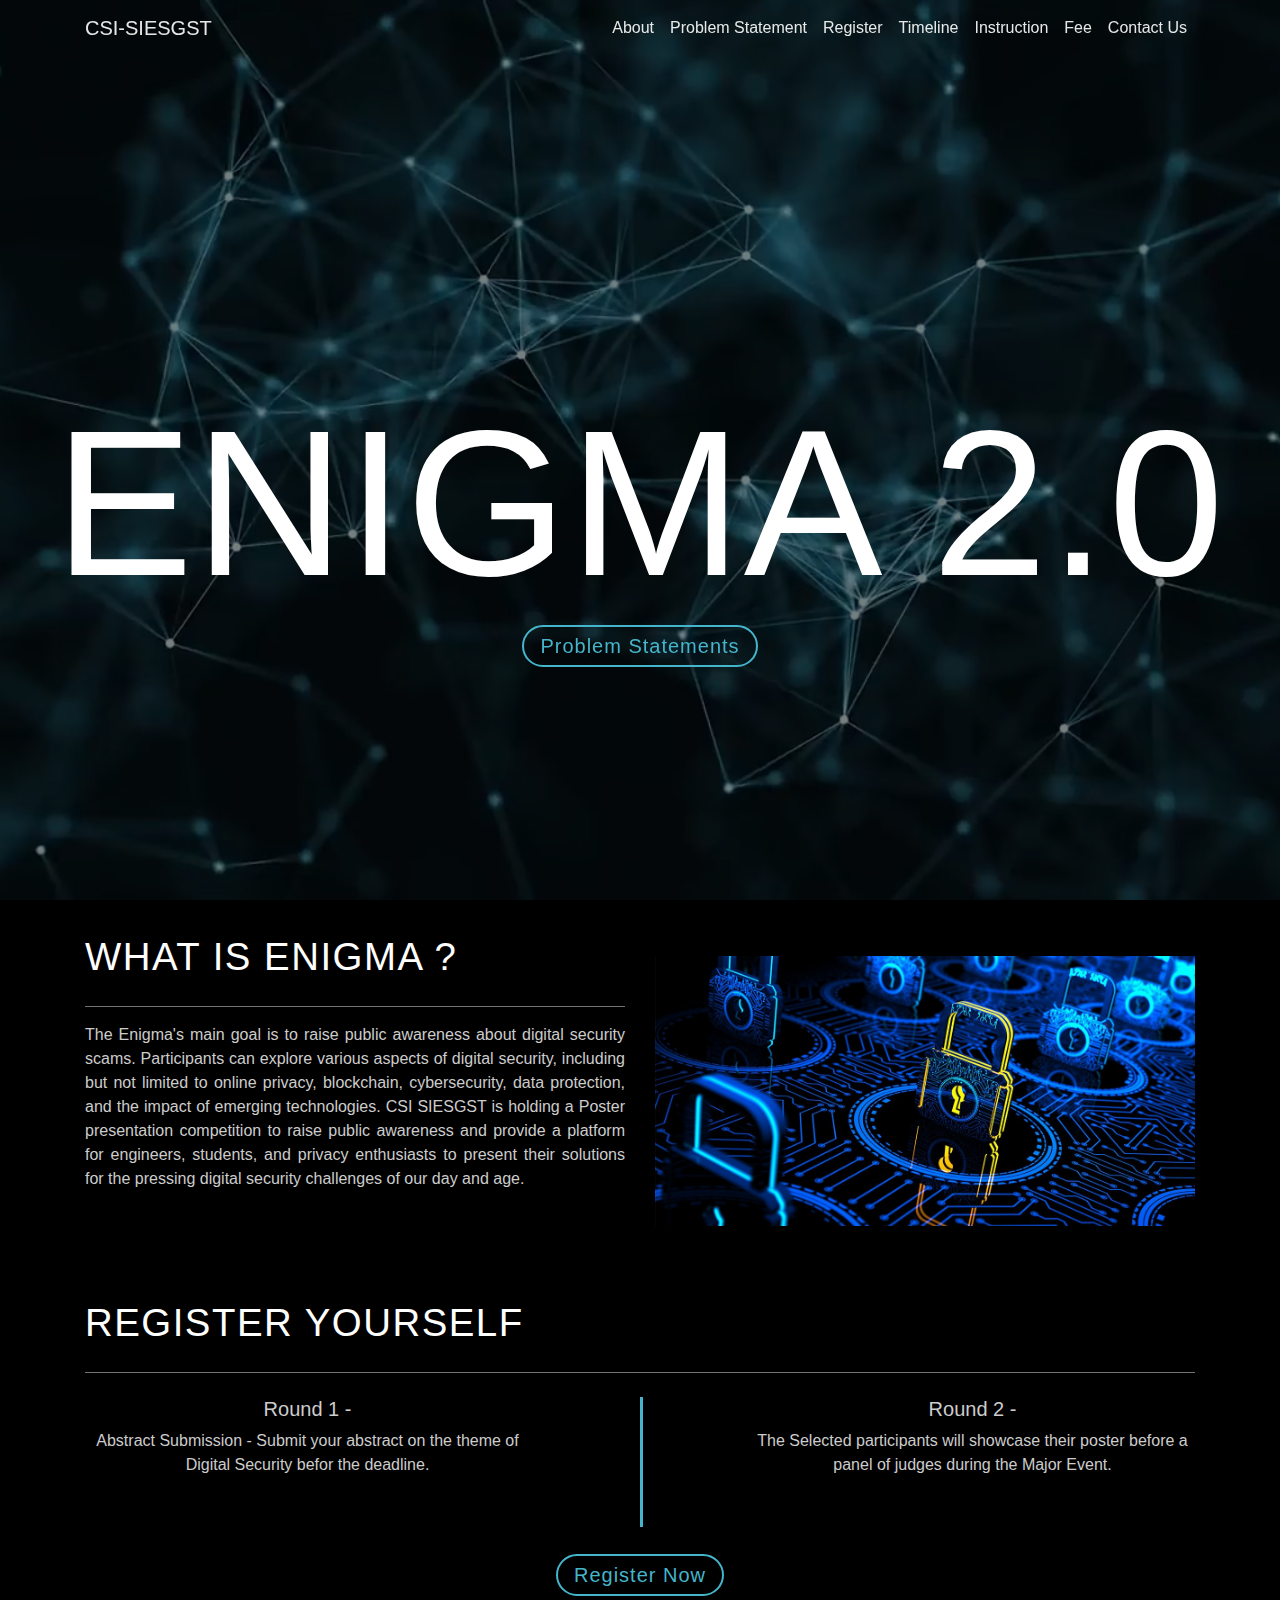
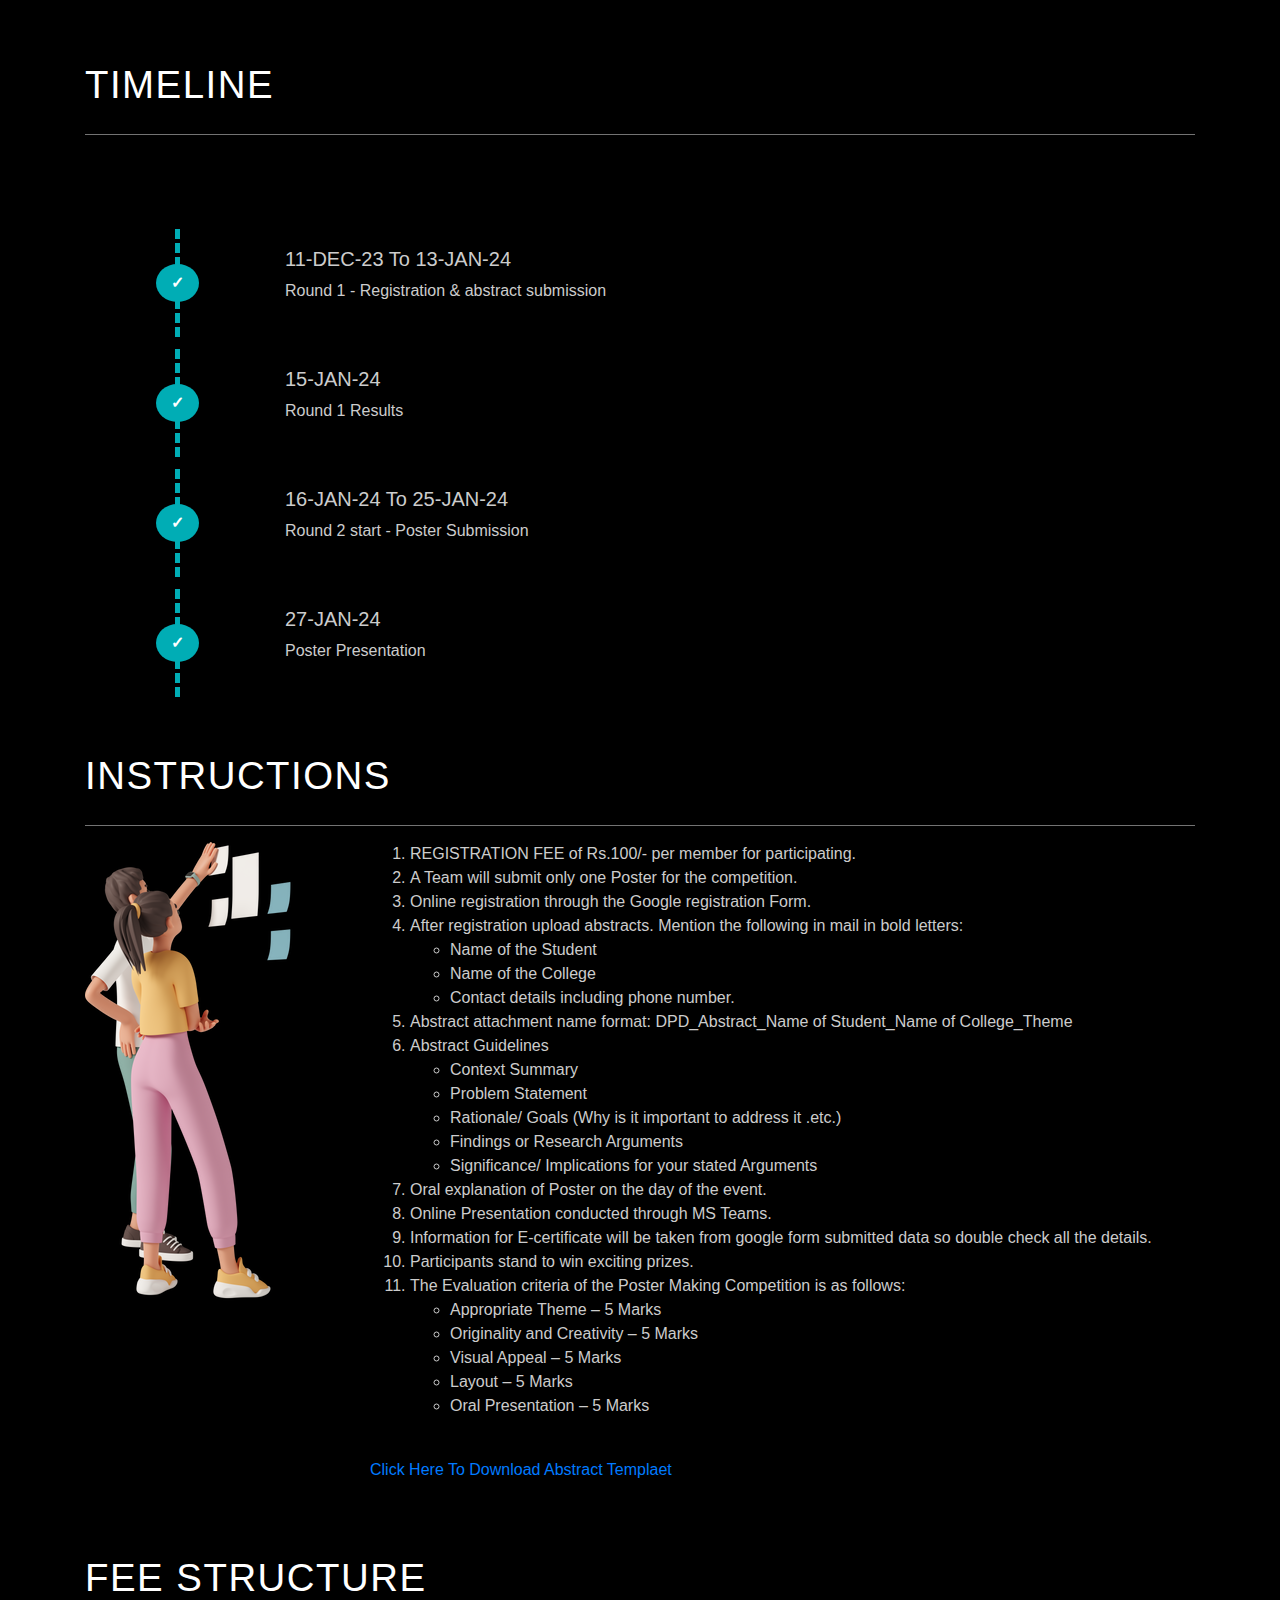
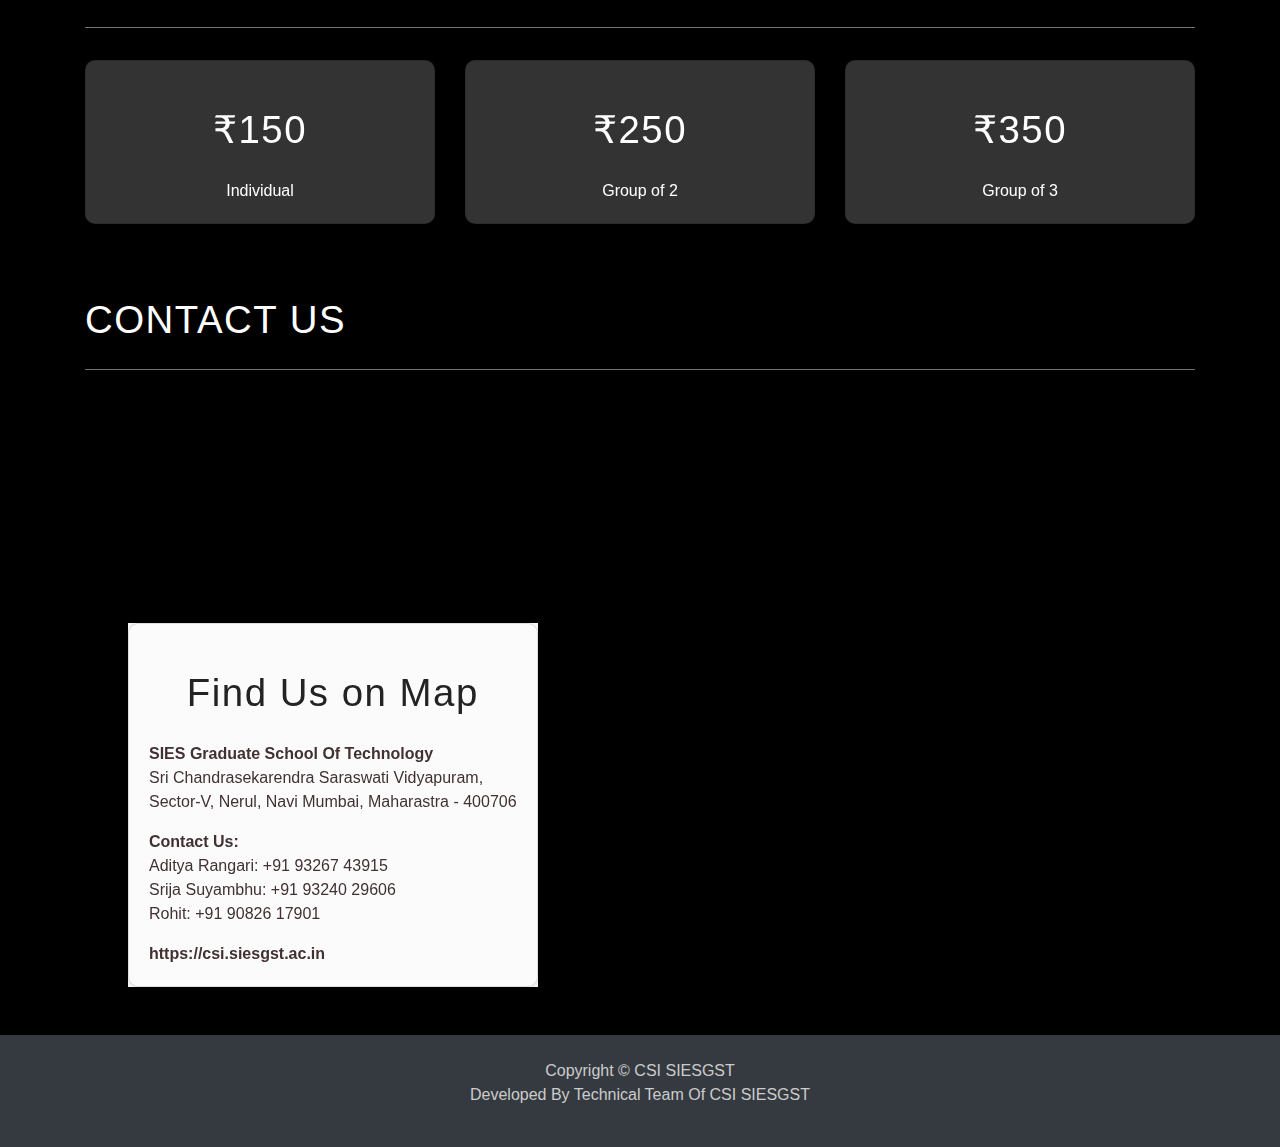
<file: index.html>
<!DOCTYPE html>
<html lang="en">
<head>
      <meta charset="UTF-8">
      <meta name="viewport" content="width=device-width, initial-scale=1.0">
      <meta http-equiv="X-UA-Compatible" content="ie=edge">
      <title>Enigma</title>
      <link rel="stylesheet" href="https://cdn.jsdelivr.net/npm/bootstrap@4.0.0/dist/css/bootstrap.min.css" integrity="sha384-Gn5384xqQ1aoWXA+058RXPxPg6fy4IWvTNh0E263XmFcJlSAwiGgFAW/dAiS6JXm" crossorigin="anonymous">

      <link href="https://fonts.googleapis.com/css?family=Oswald:700|PT+Sans&display=swap" rel="stylesheet">
      <link rel="stylesheet" href="https://cdnjs.cloudflare.com/ajax/libs/font-awesome/4.7.0/css/font-awesome.min.css">

      <link href="css/normalize.css" rel="stylesheet">
      <link href="css/style.css" rel="stylesheet">

</head>
<body  style="background-color:black">
      <div id="hero">
                  <div class="texture"></div>
                  <video
                  loop
                  muted
                  autoplay
                  preload="auto"
                  >
                        <source src="bgvideo.mp4" type="video/mp4">
                        Your browser does not support the video tag.  
                  </video>
                  <div class="caption">
                        <h1>ENIGMA 2.0</h1>
                        <div class="text-center">
                          <a href="problem.html" class="btn-lg btn-default" role="button" aria-pressed="true">Problem Statements</a>
                      </div>
                  </div>
      </div>


<nav class="navbar navbar-expand-sm fixed-top navbar-light">
  <div class="container">
      <a class="navbar-brand" href="#">CSI-SIESGST</a>
      <button class="navbar-toggler" type="button" data-toggle="collapse" data-target="#navbar1">
          <span > <i class="fa fa-navicon" style="color:#fff;"></i></span>
      </button>
      <div class="collapse navbar-collapse" id="navbar1">
          <ul class="navbar-nav ml-auto">
              <li class="nav-item active">
                  <a class="nav-link" href="#1" onclick="toggleNavbar()">About</a>
              </li>
              <li class="nav-item active">
                <a class="nav-link" href="problem.html" onclick="toggleNavbar()">Problem Statement</a>
              </li>
              <li class="nav-item active">
                  <a class="nav-link" href="#2" onclick="toggleNavbar()">Register</a>
              </li>
              <li class="nav-item active">
                  <a class="nav-link" href="#3" onclick="toggleNavbar()">Timeline</a>
              </li>
              <li class="nav-item active">
                  <a class="nav-link" href="#4" onclick="toggleNavbar()">Instruction</a>
              </li>
              <li class="nav-item active">
                  <a class="nav-link" href="#5" onclick="toggleNavbar()">Fee</a>
              </li>
              <li class="nav-item active">
                  <a class="nav-link" href="#6" onclick="toggleNavbar()">Contact Us</a>
              </li>
          </ul>
      </div>
  </div>
</nav>




<section id="1">
  <div class="container mt-2">
    <div class="row  ">
   
     <div id="first" class="col-md-6 ">
      <h1>WHAT IS ENIGMA ?</h1><hr color="#808080">
        <p>The Enigma's main goal is to raise public awareness about digital security scams. Participants can explore various aspects of digital security, including but not limited to online privacy, blockchain, cybersecurity, data protection, and the impact of emerging technologies. CSI SIESGST is holding a Poster presentation competition to raise public awareness and provide a platform for engineers, students, and privacy enthusiasts to present their solutions for the pressing digital security challenges of our day and age.</p>
     </div>
     <div id="second" class="col-md-6 mt-5">
      <picture>
        <img src="digital security.jpg" width = "100%" height = "100%">
      </picture>
     </div>
    </div>
   </div>
</section>





<section id="2">
      <div class="container pt-5" >
          <h1>REGISTER YOURSELF</h1><hr color="#808080">
          <div class="row pt-2">
              <div id="first" class="col-5 ">
                  <h5 style="text-align: center;">Round 1 - </h5>
                  <p style="text-align: center;">Abstract Submission - Submit your abstract on the theme of Digital Security befor the deadline.</p>
              </div>

              <div class="col-2 ">
                  <div class = "vertical"></div>  
              </div>
              <div id="second" class="col-5">
                  <h5 style="text-align: center;">Round 2 - </h5>
                  <p style="text-align: center;">The Selected participants will showcase their poster before a panel
                    of judges during the Major Event.</p>
              </div>

          </div>  <br><br><br>
          <div class="text-center">
          <a href="https://forms.gle/KcHWtDKkCGdrJqKBA" class="btn-lg btn-default" role="button" aria-pressed="true">Register Now</a>
      </div>
          <!--/row-->
      </div>
  </section>
  
  <section id="3">
      <div class="container pt-5">
          <h1>TIMELINE</h1><hr color="#808080">     
        
        <!--  <div id="content">
            <div class="card">
              <ul class="timeline">
            
                <li class="timeline__item" style="padding-top: 30px;">
                  <div class="timeline__step">
                    <div class="timeline__step__marker timeline__step__marker--blue"></div>
                  </div>
                  <div class="timeline__content">
                    <ul class="timeline__points">
                      <li>29-DEC-22 To 10-JAN-22</li>
                    </ul>
                    <div class="timeline__title">
                      Registration
                    </div>
                  </div>
                </li>
            
                <li class="timeline__item">
                  <div class="timeline__step">
                    <div class="timeline__step__marker timeline__step__marker--blue"></div>
                  </div>
                  <div class="timeline__content">
                    <ul class="timeline__points">
                      <li>9-DEC-22 To 10-JAN-22</li>
                    </ul>
                    <div class="timeline__title">
                      Round 1 start - Abstract submission:
                    </div>
                  </div>
                </li>
            
                <li class="timeline__item">
                  <div class="timeline__step">
                    <div class="timeline__step__marker timeline__step__marker--blue"></div>
                  </div>
                  <div class="timeline__content">
                    <ul class="timeline__points">
                      <li>21-JAN-23</li>
                    </ul>
                    <div class="timeline__title">
                      Declaration of round 1 winners:
                    </div>
                  </div>
                </li>
            
                <li class="timeline__item">
                  <div class="timeline__step">
                    <div class="timeline__step__marker timeline__step__marker--blue"></div>
                  </div>
                  <div class="timeline__content">
                    <ul class="timeline__points">
                      <li>28-JAN-23</li>
                    </ul>
                    <div class="timeline__title">
                      Round 2:
                    </div>
                  </div>
                </li>
            
              </ul>
            </div>
          </div>-->
        
          <div  id="content" class="Schedule-container">
            <div class="container">
              <br><br><br><br>
                      <!--first section-->
                      <div class="row align-items-center how-it-works d-flex">
                        <div class="col-2 text-center full d-inline-flex justify-content-center align-items-center">
                          <div class="circle font-weight-bold">✓</div>
                        </div>
                        <div class="col-8">
                          <h5>11-DEC-23 To 13-JAN-24</h5>
                          <p>Round 1 - Registration & abstract submission</p>
                        </div>
                      </div>
      
                      <br><br>
                      <!--first section-->
                      <div class="row align-items-center how-it-works d-flex">
                        <div class="col-2 text-center full d-inline-flex justify-content-center align-items-center">
                          <div class="circle font-weight-bold">✓</div>
                        </div>
                        <div class="col-8">
                          <h5>15-JAN-24</h5>
                          <p>Round 1 Results</p>
                        </div>
                      </div>
      
                      <br><br>
                      <!--first section-->
                      <div class="row align-items-center how-it-works d-flex">
                        <div class="col-2 text-center full d-inline-flex justify-content-center align-items-center">
                          <div class="circle font-weight-bold">✓</div>
                        </div>
                        <div class="col-8">
                          <h5>16-JAN-24 To 25-JAN-24</h5>
                          <p>Round 2 start - Poster Submission</p>
                        </div>
                      </div>
      
                      <br><br>
                      <!--first section-->
                      <div class="row align-items-center how-it-works d-flex">
                        <div class="col-2 text-center full d-inline-flex justify-content-center align-items-center">
                          <div class="circle font-weight-bold">✓</div>
                        </div>
                        <div class="col-8">
                          <h5>27-JAN-24</h5>
                          <p>Poster Presentation</p>
                        </div>
                      </div>
      
      
            </div>
          </div>



          
        </div>
      <!--container-->

   
  </section>

<section id="4">
    <!--container-->
    <div class="container pt-5">
    <h1>INSTRUCTIONS</h1><hr color="#808080">
    
 <div class="row ">
  <div id="second-ins" class="col-md-3">
    <picture>
     <img src="ruke.png"> 
       </picture>
</div>
  <div id="first-ins" class="col-md-9 ">
              <ol>
                  <li>REGISTRATION FEE of Rs.100/- per member for participating.</li>
                  <li>A Team will submit only one Poster for the competition.</li>
                  <li>Online registration through the Google registration Form.</li>
                  <li>After registration upload abstracts. Mention the following in mail in bold letters:</li>
                        <ul>
                        <li>Name of the Student</li>
                        <li>Name of the College</li>
                        <li>Contact details including phone number.</li>
                      </ul>  
                  <li>Abstract attachment name format: DPD_Abstract_Name of Student_Name of College_Theme</li>
                  <li>Abstract Guidelines</li>
                             <ul>
                        <li>Context Summary </li>
                        <li>Problem Statement</li>
                                <li>Rationale/ Goals (Why is it important to address it .etc.)</li>
                        <li>Findings or Research Arguments</li>
                        <li>Significance/ Implications for your stated Arguments</li>
                      </ul>  
                  <li>Oral explanation of Poster on the day of the event.</li>
                  <li>Online Presentation conducted through MS Teams.</li>
                  <li> Information for E-certificate will be taken from google form submitted data so double check all the details.</li>
                    <li>Participants stand to win exciting prizes.</li>  
                    <li>The Evaluation criteria of the Poster Making Competition is as follows:</li>
                                <ul>
                                  <li>Appropriate Theme – 5 Marks </li>
                                  <li>Originality and Creativity – 5 Marks </li>
                                  <li> Visual Appeal – 5 Marks </li>
                                  <li> Layout – 5 Marks</li>
                                  <li>Oral Presentation – 5 Marks</li><br>
                                 
                </ol>   <a href="abstract.docx" download>
                  Click Here To Download Abstract Templaet
                </a>           
  </div>

 </div>

    </div>
</section>
  
  
  <section id="5">
      <!--container-->
      <div class="container pt-5">
      <h1>FEE STRUCTURE</h1><hr color="#808080">
      <!-- <div class="col-12 ">
          <h3 style="text-align: center;">Note !</h3>
          <p style="text-align: center;">Fees only applicable for the participants who are selected for the round 2.</p>
      </div> -->
  
  
      <div class="card-deck pt-3 ">
          <div class="card ">
            <div class="card-body">
              <h1 style="text-align: center; color: rgb(255, 255, 255);">₹150</h1>
              <p class="card-text" style="text-align: center; color: rgb(255, 255, 255);">Individual</p>
            </div>
          </div>
  
          <div class="card">
              <div class="card-body">
                  <h1 style="text-align: center; color: rgb(255, 255, 255);">₹250</h1>
                <p class="card-text" style="text-align: center; color: rgb(255, 255, 255);">Group of 2</p>
              </div>
            </div>
  
          <div class="card">
            <div class="card-body">
              <h1 style="text-align: center; color: rgb(255, 255, 255);">₹350</h1>
              <p class="card-text" style="text-align: center; color: rgb(255, 255, 255);">Group of 3</p>
            </div>
          </div>
        </div>
  
  
            </div>
  </section>
  
  
  <section id="6">
      <!--container-->
      <div class="container pt-5">
      <h1>CONTACT US</h1><hr color="#808080">
          
      </div>
  
  
      <div id="div_wrapper">
          <div id="div_1"> 
          <iframe src="https://www.google.com/maps/embed?pb=!1m18!1m12!1m3!1d3771.4756649763162!2d73.02088931490069!3d19.042812987106974!2m3!1f0!2f0!3f0!3m2!1i1024!2i768!4f13.1!3m3!1m2!1s0x3be7c3db5e2c85cd%3A0xef26c52d7d73816e!2sSIES%20Graduate%20School%20of%20Technology!5e0!3m2!1sen!2sin!4v1671641988039!5m2!1sen!2sin" width="100%" height="550" style="border:0;" allowfullscreen="" loading="lazy" referrerpolicy="no-referrer-when-downgrade"></iframe>
  
            <div id="div_2">
              <div class="card">
                  <div class="card-body">
                      <h1 style="text-align: center; color: rgb(36, 34, 34);">Find Us on Map</h1>
                    <p class="card-text" style="text-align: left; color: rgb(65, 49, 49);"> <b>SIES Graduate School Of Technology </b><br>
                      Sri Chandrasekarendra Saraswati Vidyapuram,<br> Sector-V, Nerul, Navi Mumbai, Maharastra - 400706</p>
  
  
                      <p class="card-text" style="text-align: left; color: #413131;"> <b>Contact Us: </b><br>
                        Aditya Rangari: +91 93267 43915<br>Srija Suyambhu: +91 93240 29606<br>Rohit: +91 90826 17901<br></p>
                         
                      <a href="https://csi.siesgst.ac.in/" class="card-text" style="text-align: left; color: #413131;"> <b>https://csi.siesgst.ac.in </b><br></a>
      
                  </div>
                  </div>
                  </div>
                </div>
              </div>
          </div>
        </div>
  
  </section>
  
  
  
  <section id="7">
  <!-- Footer -->
  <footer class="page-footer  pt-2">
  
      <p style="text-align: center;"> <br> </p>
  
  </footer></section>
  
  
    <footer id="sticky-footer" class="flex-shrink-0 py-4 bg-dark text-white-50">
      <div class="container text-center">
      <p style="text-align: center;">Copyright © CSI SIESGST <br>Developed By Technical Team Of CSI SIESGST </p>
      </div>
    </footer>

      <script src="js/object-fit-videos.js"></script>
      <script src="js/app.js"></script>
      <!-- Optional JavaScript -->
      <!-- jQuery first, then Popper.js, then Bootstrap JS -->
      <script src="https://code.jquery.com/jquery-3.2.1.slim.min.js" integrity="sha384-KJ3o2DKtIkvYIK3UENzmM7KCkRr/rE9/Qpg6aAZGJwFDMVNA/GpGFF93hXpG5KkN" crossorigin="anonymous"></script>
      <script src="https://cdn.jsdelivr.net/npm/popper.js@1.12.9/dist/umd/popper.min.js" integrity="sha384-ApNbgh9B+Y1QKtv3Rn7W3mgPxhU9K/ScQsAP7hUibX39j7fakFPskvXusvfa0b4Q" crossorigin="anonymous"></script>
      <script src="https://cdn.jsdelivr.net/npm/bootstrap@4.0.0/dist/js/bootstrap.min.js" integrity="sha384-JZR6Spejh4U02d8jOt6vLEHfe/JQGiRRSQQxSfFWpi1MquVdAyjUar5+76PVCmYl" crossorigin="anonymous"></script>

      
</body>
</html>
</file>
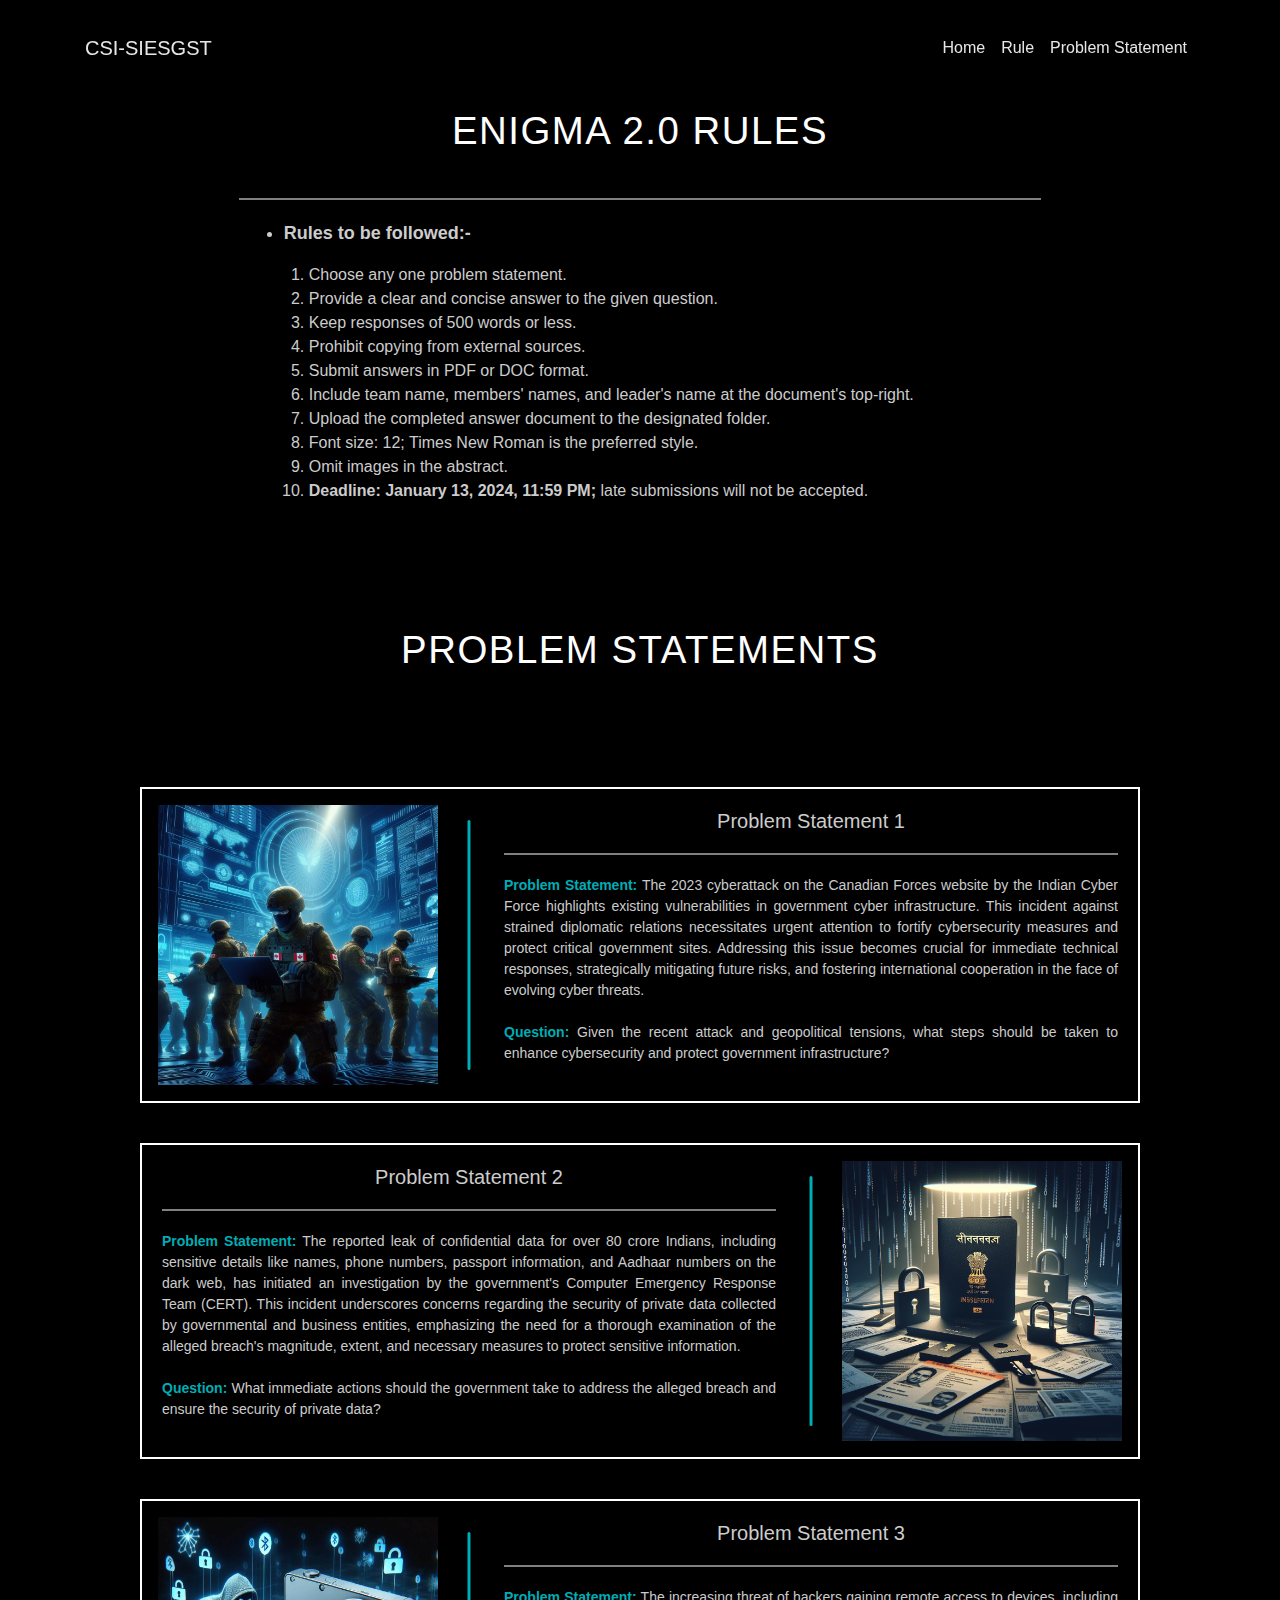
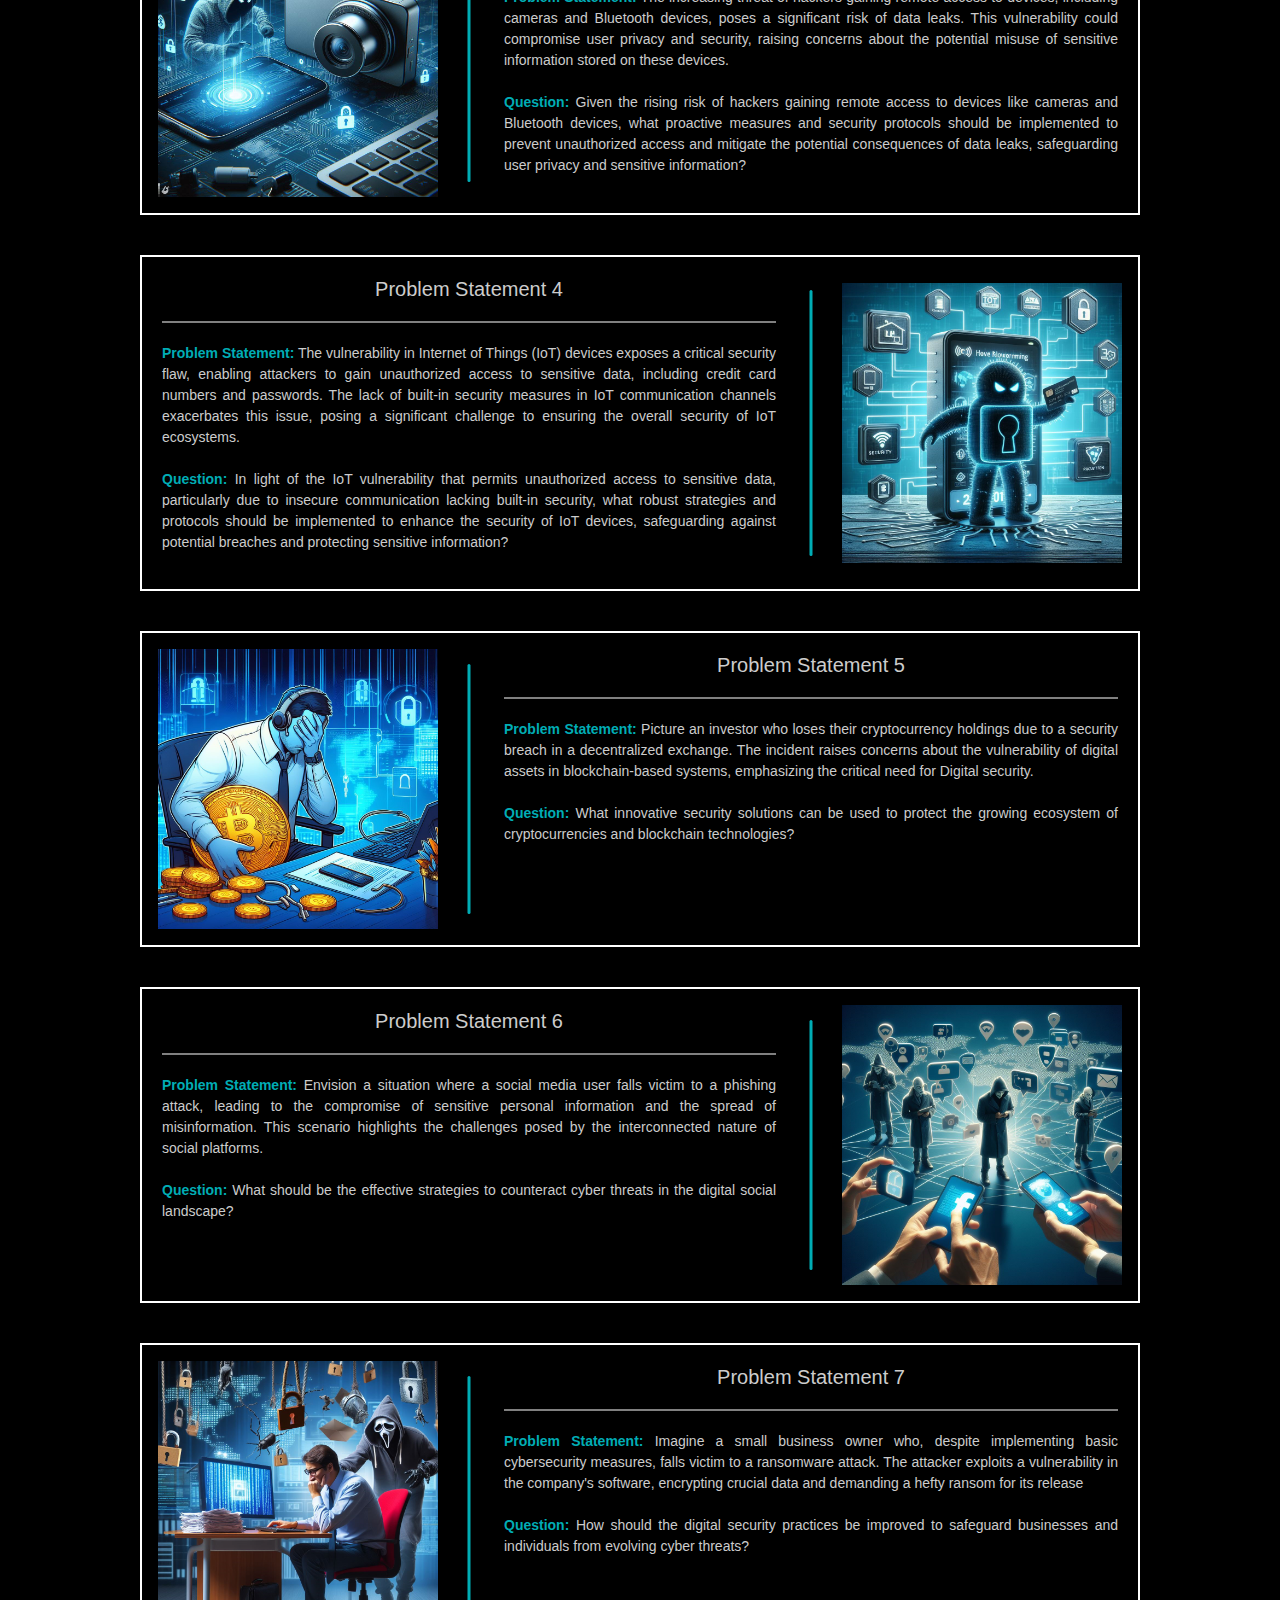
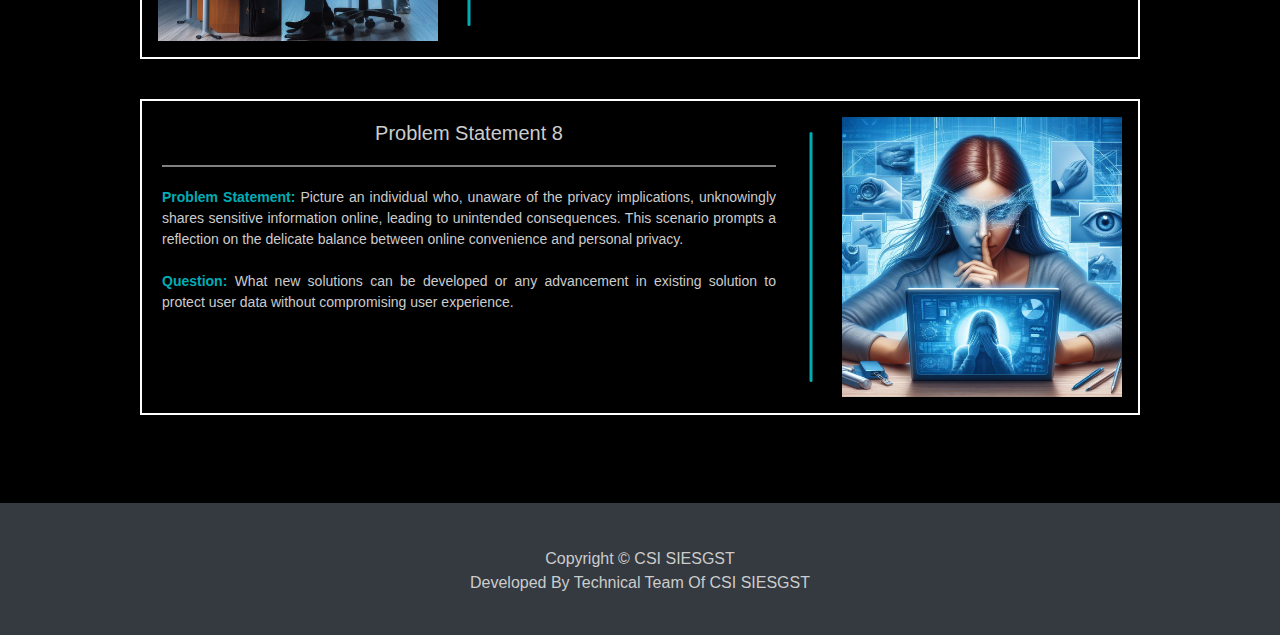
<file: problem.html>
<!DOCTYPE html>
<html lang="en">
<head>
    <meta charset="UTF-8">
    <meta name="viewport" content="width=device-width, initial-scale=1, shrink-to-fit=no">
    <title>Problem Statement</title>
    <!-- Bootstrap CSS -->
    <link href="https://maxcdn.bootstrapcdn.com/bootstrap/4.0.0/css/bootstrap.min.css" rel="stylesheet">
    <link rel="stylesheet" href="https://cdn.jsdelivr.net/npm/bootstrap@4.0.0/dist/css/bootstrap.min.css" integrity="sha384-Gn5384xqQ1aoWXA+058RXPxPg6fy4IWvTNh0E263XmFcJlSAwiGgFAW/dAiS6JXm" crossorigin="anonymous">

      <link href="https://fonts.googleapis.com/css?family=Oswald:700|PT+Sans&display=swap" rel="stylesheet">
      <link rel="stylesheet" href="https://cdnjs.cloudflare.com/ajax/libs/font-awesome/4.7.0/css/font-awesome.min.css">

      <link href="css/normalize.css" rel="stylesheet">
      <link href="css/style.css" rel="stylesheet">
    <style>
        body {
            background-color: black;
            color: white;
        }

        .container {
            margin-top: 20px;
        }

        .mb-4 {
            margin-top: 60px;
        }

        .card-container {
            display: flex;
            max-width: 100%;
            width: 1000px;
            height: 100%;
            border: 2px solid white;
            background-color: black;
            position: relative;
        }

        .card-margin-bottom {
            margin-bottom: 40px; /* Adjust the margin between cards for mobile view */
        }

        .vertical-line {
            position: absolute;
            width: 3px;
            height: 80%;
            background-color: #00ADB5;
            top: 10%;
            left: 100%;
            border-radius: 4px;
            transform: translateX(-50%);
        }

        hr {
            border-top: 2px solid #808080;
            margin: 20px 0;
        }

        .card-body p {
            font-size: 14px; /* Adjust the font size */
            text-align: justify;
        }

        /* Adjustments for mobile view */
        @media (max-width: 767px) {
            .card-container {
                flex-direction: column;
            }

            .container {
                text-align: center;
            }

            .vertical-line {
                display: none; /* Hide the vertical line on smaller screens */
            }

            .card-container .col-md-4,
            .card-container .col-md-8 {
                flex-basis: 100%; /* Take full width on smaller screens */
                max-width: 100%;
            }
        }


        hr {
            border-top: 2px solid #808080;
            margin: 20px 0;
        }

        .card-body p {
            font-size: 14px; /* Adjust the font size */
            text-align: justify;
        }

        .card-title {
            text-align: center;
        }

    </style>
</head>
<body>

    <nav class="navbar navbar-expand-sm fixed-top navbar-light">
        <div class="container">
            <a class="navbar-brand" href="#">CSI-SIESGST</a>
            <button class="navbar-toggler" type="button" data-toggle="collapse" data-target="#navbar1">
                <span ><i class="fa fa-navicon" style="color:#fff;"></i></span>
            </button>
            <div class="collapse navbar-collapse" id="navbar1">
                <ul class="navbar-nav ml-auto">
                    <li class="nav-item active">
                      <a class="nav-link" href="index.html" onclick="toggleNavbar()">Home</a>
                    </li>
                    <li class="nav-item active">
                        <a class="nav-link" href="#2" onclick="toggleNavbar()">Rule</a>
                    </li>
                    <li class="nav-item active">
                        <a class="nav-link" href="#3" onclick="toggleNavbar()">Problem Statement</a>
                    </li>
                </ul>
            </div>
        </div>
      </nav>

      <div id="2" class="container mt-5 d-flex flex-column align-items-center">
        <h1 class="mb-4">ENIGMA 2.0 RULES</h1>
        <div id="first-ins" class="col-md-9">
            <hr>
            <ul style="margin-left: 5px; font-size: large;">
                <li><b>Rules to be followed:-</b></li>
            </ul>
            <ol style="margin-left: 30px;">
                <li>Choose any one problem statement.</li>
                <li>Provide a clear and concise answer to the given question.</li>
                <li>Keep responses of 500 words or less.</li>
                <li>Prohibit copying from external sources.</li>
                <li>Submit answers in PDF or DOC format.</li>
                <li>Include team name, members' names, and leader's name at the document's top-right.</li>
                <li>Upload the completed answer document to the designated folder.</li>
                <li>Font size: 12; Times New Roman is the preferred style.</li>
                <li>Omit images in the abstract.</li>
                <li><b>Deadline: January 13, 2024, 11:59 PM;</b> late submissions will not be accepted.</li>
            </ol>
        </div>
    </div>
    
    

    <div id="3" class="container mt-5 d-flex flex-column align-items-center">
        <h1 class="mb-4">PROBLEM STATEMENTS</h1><hr color="#808080">
    </div>

    <div class="container mt-5 d-flex flex-column align-items-center">
        <div class="card-container card-margin-bottom">
            <div class="row g-0">
                <div class="col-md-4 position-relative d-flex align-items-center">
                    <img src="prob_images/prob1.jpeg" class="img-fluid rounded-start mx-auto p-3" alt="...">
                    <div class="vertical-line"></div>
                </div>
                <div class="col-md-8">
                    <div class="card-body text-center">
                        <h5 class="card-title">Problem Statement 1</h5>
                        <hr>
                        <p class="card-text">
                            <span style="color: #00ADB5; font-weight: bold;">Problem Statement:</span>
                            The 2023 cyberattack on the Canadian Forces website by the Indian Cyber Force highlights existing vulnerabilities in government cyber infrastructure. This incident against strained diplomatic relations necessitates urgent attention to fortify cybersecurity measures and protect critical government sites. Addressing this issue becomes crucial for immediate technical responses, strategically mitigating future risks, and fostering international cooperation in the face of evolving cyber threats.
                            <br><br>
                            <span style="color: #00ADB5; font-weight: bold;">Question:</span>
                            Given the recent attack and geopolitical tensions, what steps should be taken to enhance cybersecurity and protect government infrastructure?
                        </p> 
                    </div>
                </div>
            </div>
        </div>
    
        
        <!-- Additional Card -->
        <div class="card-container card-margin-bottom">
            <div class="row g-0">
                <div class="col-md-4 order-md-2 position-relative d-flex align-items-center">
                    <img src="prob_images/prob2.jpeg" class="img-fluid rounded-start p-3" alt="...">
                </div>
                <div class="col-md-8 order-md-1">
                    <div class="card-body text-center">
                        <h5 class="card-title">Problem Statement 2</h5>
                        <hr>
                        <p class="card-text">
                            <span style="color: #00ADB5; font-weight: bold;">Problem Statement:</span>
                            The reported leak of confidential data for over 80 crore Indians, including sensitive details like names, phone numbers, passport information, and Aadhaar numbers on the dark web, has initiated an investigation by the government's Computer Emergency Response Team (CERT). This incident underscores concerns regarding the security of private data collected by governmental and business entities, emphasizing the need for a thorough examination of the alleged breach's magnitude, extent, and necessary measures to protect sensitive information.
                            <br><br>
                            <span style="color: #00ADB5; font-weight: bold;">Question:</span>
                            What immediate actions should the government take to address the alleged breach and ensure the security of private data?
                        </p> 
                        <div class="vertical-line"></div>
                    </div>
                </div>
            </div>
        </div>
        
        <!-- End of Additional Card -->

        <!-- Additional Card -->
        <div class="card-container card-margin-bottom">
            <div class="row g-0">
                <div class="col-md-4 position-relative d-flex align-items-center">
                    <img src="prob_images/prob3.jpeg" class="img-fluid rounded-start p-3" alt="...">
                    <div class="vertical-line"></div>
                </div>
                <div class="col-md-8">
                    <div class="card-body text-center">
                        <h5 class="card-title">Problem Statement 3</h5>
                        <hr>
                        <p class="card-text">
                            <span style="color: #00ADB5; font-weight: bold;">Problem Statement:</span>
                            The increasing threat of hackers gaining remote access to devices, including cameras and Bluetooth devices, poses a significant risk of data leaks. This vulnerability could compromise user privacy and security, raising concerns about the potential misuse of sensitive information stored on these devices.
                            <br><br>
                            <span style="color: #00ADB5; font-weight: bold;">Question:</span>
                            Given the rising risk of hackers gaining remote access to devices like cameras and Bluetooth devices, what proactive measures and security protocols should be implemented to prevent unauthorized access and mitigate the potential consequences of data leaks, safeguarding user privacy and sensitive information?
                        </p> 
                    </div>
                </div>
            </div>
        </div>
        <!-- End of Additional Card -->

        <!-- Additional Card -->
        <div class="card-container card-margin-bottom">
            <div class="row g-0">
                <div class="col-md-4 order-md-2 position-relative d-flex align-items-center">
                    <img src="prob_images/prob4.jpeg" class="img-fluid rounded-start p-3" alt="...">
                </div>
                <div class="col-md-8 order-md-1">
                    <div class="card-body text-center">
                        <h5 class="card-title">Problem Statement 4</h5>
                        <hr>
                        <p class="card-text">
                            <span style="color: #00ADB5; font-weight: bold;">Problem Statement:</span>
                            The vulnerability in Internet of Things (IoT) devices exposes a critical security flaw, enabling attackers to gain unauthorized access to sensitive data, including credit card numbers and passwords. The lack of built-in security measures in IoT communication channels exacerbates this issue, posing a significant challenge to ensuring the overall security of IoT ecosystems.
                            <br><br>
                            <span style="color: #00ADB5; font-weight: bold;">Question:</span>
                            In light of the IoT vulnerability that permits unauthorized access to sensitive data, particularly due to insecure communication lacking built-in security, what robust strategies and protocols should be implemented to enhance the security of IoT devices, safeguarding against potential breaches and protecting sensitive information?
                        </p> 
                        <div class="vertical-line"></div>
                    </div>
                </div>
            </div>
        </div>
        <!-- End of Additional Card -->

        <!-- Additional Card -->
        <div class="card-container card-margin-bottom">
            <div class="row g-0">
                <div class="col-md-4 position-relative d-flex align-items-center">
                    <img src="prob_images/prob5.jpeg" class="img-fluid rounded-start p-3" alt="...">
                    <div class="vertical-line"></div>
                </div>
                <div class="col-md-8">
                    <div class="card-body text-center">
                        <h5 class="card-title">Problem Statement 5</h5>
                        <hr>
                        <p class="card-text">
                            <span style="color: #00ADB5; font-weight: bold;">Problem Statement:</span>
                            Picture an investor who loses their cryptocurrency holdings due to a security breach in a decentralized exchange. The incident raises concerns about the vulnerability of digital assets in blockchain-based systems, emphasizing the critical need for Digital security.
                            <br><br>
                            <span style="color: #00ADB5; font-weight: bold;">Question:</span>
                            What innovative security solutions can be used to protect the growing ecosystem of cryptocurrencies and blockchain technologies?
                        </p> 
                    </div>
                </div>
            </div>
        </div>
        <!-- End of Additional Card -->

        <!-- Additional Card -->
        <div class="card-container card-margin-bottom">
            <div class="row g-0">
                <div class="col-md-4 order-md-2 position-relative d-flex align-items-center">
                    <img src="prob_images/prob6.jpeg" class="img-fluid rounded-start p-3" alt="...">
                </div>
                <div class="col-md-8 order-md-1">
                    <div class="card-body text-center">
                        <h5 class="card-title">Problem Statement 6</h5>
                        <hr>
                        <p class="card-text">
                            <span style="color: #00ADB5; font-weight: bold;">Problem Statement:</span>
                            Envision a situation where a social media user falls victim to a phishing attack, leading to the compromise of sensitive personal information and the spread of misinformation. This scenario highlights the challenges posed by the interconnected nature of social platforms.
                            <br><br>
                            <span style="color: #00ADB5; font-weight: bold;">Question:</span>
                            What should be the effective strategies to counteract cyber threats in the digital social landscape?
                        </p> 
                        <div class="vertical-line"></div>
                    </div>
                </div>
            </div>
        </div>
        <!-- End of Additional Card -->
        
        <!-- Additional Card -->
        <div class="card-container card-margin-bottom">
            <div class="row g-0">
                <div class="col-md-4 position-relative d-flex align-items-center">
                    <img src="prob_images/prob7.jpeg" class="img-fluid rounded-start p-3" alt="...">
                    <div class="vertical-line"></div>
                </div>
                <div class="col-md-8">
                    <div class="card-body text-center">
                        <h5 class="card-title">Problem Statement 7</h5>
                        <hr>
                        <p class="card-text">
                            <span style="color: #00ADB5; font-weight: bold;">Problem Statement:</span>
                            Imagine a small business owner who, despite implementing basic cybersecurity measures, falls victim to a ransomware attack. The attacker exploits a vulnerability in the company's software, encrypting crucial data and demanding a hefty ransom for its release
                            <br><br>
                            <span style="color: #00ADB5; font-weight: bold;">Question:</span>
                            How should the digital security practices be improved to safeguard businesses and individuals from evolving cyber threats?
                        </p> 
                    </div>
                </div>
            </div>
        </div>
        <!-- End of Additional Card -->

        <!-- Additional Card -->
        <div class="card-container card-margin-bottom">
            <div class="row g-0">
                <div class="col-md-4 order-md-2 position-relative d-flex align-items-center">
                    <img src="prob_images/prob8.jpeg" class="img-fluid rounded-start p-3" alt="...">
                </div>
                <div class="col-md-8 order-md-1">
                    <div class="card-body text-center">
                        <h5 class="card-title">Problem Statement 8</h5>
                        <hr>
                        <p class="card-text">
                            <span style="color: #00ADB5; font-weight: bold;">Problem Statement:</span>
                            Picture an individual who, unaware of the privacy implications, unknowingly shares sensitive information online, leading to unintended consequences. This scenario prompts a reflection on the delicate balance between online convenience and personal privacy.
                            <br><br>
                            <span style="color: #00ADB5; font-weight: bold;">Question:</span>
                            What new solutions can be developed or any advancement in existing solution to protect user data without compromising user experience.
                        </p> 
                        <div class="vertical-line"></div>
                    </div>
                </div>
            </div>
        </div>
        <!-- End of Additional Card -->

        
    </div>

    <!-- Footer -->
  <footer class="page-footer  pt-2">
  
    <p style="text-align: center;"> <br> </p>

    </footer></section>


  <footer id="sticky-footer" class="flex-shrink-0 py-4 bg-dark text-white-50">
    <div class="container text-center">
    <p style="text-align: center;">Copyright © CSI SIESGST <br>Developed By Technical Team Of CSI SIESGST </p>
    </div>
  </footer>

    <!-- Bootstrap JS and jQuery -->
    <script src="https://code.jquery.com/jquery-3.2.1.slim.min.js" integrity="sha384-KJ3o2DKtIkvYIK3UENzmM7KCkRr/rE9/Qpg6aAZGJwFDMVNA/GpGFF93hXpG5KkN" crossorigin="anonymous"></script>
      <script src="https://cdn.jsdelivr.net/npm/popper.js@1.12.9/dist/umd/popper.min.js" integrity="sha384-ApNbgh9B+Y1QKtv3Rn7W3mgPxhU9K/ScQsAP7hUibX39j7fakFPskvXusvfa0b4Q" crossorigin="anonymous"></script>
      <script src="https://cdn.jsdelivr.net/npm/bootstrap@4.0.0/dist/js/bootstrap.min.js" integrity="sha384-JZR6Spejh4U02d8jOt6vLEHfe/JQGiRRSQQxSfFWpi1MquVdAyjUar5+76PVCmYl" crossorigin="anonymous"></script>

    <script src="js/app.js"></script>
</body>
</html>
</file>
<file: css/style.css>
#hero {
            height:100vh;
            width:100%;
            background:rgb(0, 0, 0);
            display:flex;
            align-items:center;
            justify-content: center;
}
#hero::after {
      width:100%;
      height:100%;
      content: '';
      position:absolute;
      z-index:10;
      top:0;
      left:0;
      background:rgba(0,0,0,0.5)
}
#hero video {
      width:100%;
      height:100%;
      position:absolute;
      top:0;
      left:0;
      z-index:5;
      object-fit:cover;
      font-family:'object-fit: cover';
}
#hero .texture {
      width:100%;
      height:100%;
      position:absolute;
      top:0;
      left:0;
      z-index:15;
      /* background:url('../texture.png'); */
}
#hero .caption {
      position:relative;
      z-index:20;
      text-align:center;
      color:#ffffff;
}
#hero .caption h1 {
      text-transform: uppercase;
      font-size:4.5em;
      
      margin-bottom:0.5rem;
}
#hero .caption h2 {
      font-weight:400;
      font-size:1.5rem;
      margin:0;
      font-family: 'PT Sans', sans-serif;
}
@media screen and (min-width:768px)
{
      #hero .caption h1 {
            font-size:2.5rem;
      }
      #hero .caption h2 {
            font-size:1.75rem;
      }
}
@media screen and (min-width:992px)
{
      #hero .caption h1 {
            font-size:3rem;
      }
      #hero .caption h2 {
            font-size:2rem;
      }
}
@media screen and (min-width:1200px)
{
      #hero .caption h1 {
            font-size:13rem;
      }
      #hero .caption h2 {
            font-size:2.5rem;
      }
}












h1 {
  font-family: 'inter', sans-serif;
  letter-spacing: 1.5px;
  color: white;
  /* font-weight: 100; */
  font-size: 2.4em;
}
h3,h5,p,li{
      color: #cccccc;
      text-align: justify;
      text-justify: inter-word;
  }
/*navbar -------------------------------------------------------------------------------*/
.navbar-light .navbar-brand {
      color: rgba(255, 255, 255, 0.9);
  }
  .navbar-light .navbar-nav .active>.nav-link, .navbar-light .navbar-nav .nav-link.active, .navbar-light .navbar-nav .nav-link.show, .navbar-light .navbar-nav .show>.nav-link {
      color: rgba(255, 255, 255, 0.9);
  }
  .bg-white {
      background-color: rgba(255, 255, 255, 0)!important;
  }
  
  .hidden-spacer {
      height: 56px
  }
  
/* Register Yourself ----------------------------------------------------------------------------------------- */
.vertical {
      border-left: 3px solid #44B5CB;
      height: 130px;
      position:absolute;
      left: 50%;
    }
    .btn-default {
        font-size: 20px;
        color: #44B5CB;
        letter-spacing: 1px;
        line-height: 15px;
        border: 2px solid #44B5CB;
        border-radius: 40px;
        background: transparent;
        transition: all 0.3s ease 0s;
        text-decoration: none;
      }
      
      .btn-default:hover {
        color: #FFF;
        background: #44B5CB;
        text-decoration: none;
      }
      
    @media(max-aspect-ratio:16/9)
    {
        .bg-video{
            width: auto;
            height: 100%;
        }
    }
    
    /*fee -------------------------------------------------------------------------------------------------------------*/
    .card {
      background: #ffffff33;
      border-radius: 10px;
      box-shadow: 0 4px 30px #0000001a;
      backdrop-filter: blur(5px);
      -webkit-backdrop-filter: blur(5px);
      }
    
    /*contect us -----------------------------------------------------------------------------------------------------------*/
    /*Card Over Map*/
    #div_2 {

      width:fit-content;
      margin-top: -25%;
      margin-left: 10%;
      margin-right: 10%;
    
      background: #FBFBFB;
      box-shadow: 1px 1px 30px rgba(0, 0, 0, .1);
    }
    





    /* Timeline -------------------------------------------------------------------------------------------------------------------
    @import '//fonts.googleapis.com/css?family=Muli:300';

    .timeline {
      display: -webkit-flex;
      display: flex;
      -webkit-flex-direction: column;
      flex-direction: column;
      padding: 0 75px;
      margin: 0;
      list-style: none;
    }

  #content .card{
    background: #00000000;
  }

  #content   .timeline::before {
      position: fixed;
      top: 0;
      height: 400px;
      padding-right: 11px;
      border-right: 4px solid #44B5CB;
      content: "";
    }
    #content  .timeline__item {
      display: -webkit-flex;
      display: flex;
      -webkit-align-items: stretch;
      align-items: stretch;
      padding: 5px 0;
    }
    #content   .timeline__step {
      padding-right: 50px;
    }
    #content  .timeline__step__marker {
      position: relative;
      display: table-cell;
      height: 24px;
      min-height: 24px;
      width: 24px;
      min-width: 24px;
      border: 4px solid #44B5CB;
      -moz-border-radius: 50%;
      -webkit-border-radius: 50%;
      border-radius: 50%;
      background-color: #44B5CB;
      z-index: 0;
    }

    #content   .timeline__step__marker--blue {
      border-color: #44B5CB;
    }
    #content .timeline__time, #content li {
      padding-right: 126px;
      font-size: 16px;
    }
    #content   .timeline__title {
      padding-bottom: 26px;
      font-size: 22px;
    }
    #content   .timeline__points {
      padding: 0;
      list-style: none;
      font-size: 24px;
      color: #77777D;
    }
*/
    
    /* For mobile!
     
    @media (max-width: 768px) {
      .card {
        max-width: 375;
      }
    
      #content    .timeline {
        padding: 0 35px;
      }
      #content   .timeline::before {
        padding-right: 5px;
      }
      #content  .timeline__item {
        padding: 5px 0;
      }
      #content   .timeline__step {
        padding-right: 35px;
      }
      #content  .timeline__step__marker {
        height: 13.71429px;
        min-hieght: 13.71429px;
        width: 13.71429px;
        min-width: 13.71429px;
        border-width: 2.28571px;
      }
      #content  .timeline__title {
        padding-bottom: 15px;
        font-size: 18px;

      }
       #content li {
        padding-right: 0px;
        font-size: 16px;
        text-align: left;
      }
      #content  .timeline__points {
        font-size: 13.71429px;
      }
      #content  .timeline__points > * {
        padding-bottom: 6.85714px;
      }
    }
   */


   
   #content .circle {
  padding: 7px 15px;
  border-radius: 50%;
  background-color: #00ADB5;
  color: #fff;
  max-height: 50px;
  z-index: 2;
}

#content .how-it-works.row .col-2 {
  align-self: stretch;
}
#content .how-it-works.row .col-2::after {
  content: "";
  position: absolute;
  border-left: 5px dashed #00ADB5;
  z-index: 1;
}
#content .how-it-works.row .col-2.bottom::after {
  height: 50%;
  left: 50%;
  top: 50%;
}
#content .how-it-works.row .col-2.full::after {
  height: 150%;
  left: calc(50% - 3px);
}
#content .how-it-works.row .col-2.top::after {
  height: 50%;
  left: 50%;
  top: 0;
}


#content .timeline div {
  padding: 0;
  height: 40px;
}
#content .timeline hr {
  border-top: 5px dashed #00ADB5;
  margin: 0;
  top: 17px;
  position: relative;
}
#content .timeline .col-2 {
  display: flex;
  overflow: hidden;
}
#content .timeline .corner {
  border: 5px  dashed #00ADB5;
  width: 100%;
  position: relative;
  border-radius: 15px;
}




/* For Tablet View */
@media screen and (min-device-width: 768px)
and (max-device-width: 1024px) {
  #content .Schedule-container {
  font-size: 1rem;
}
}

/* For Mobile Portrait View */
@media screen and (max-device-width: 480px)
and (orientation: portrait) {
  #content .Schedule-container{
  font-size: 2rem;
}
#content .h5, h5 {
  font-size: 2rem;
}
#content .circle {
padding: 5px 10px;
}
}
</file>
